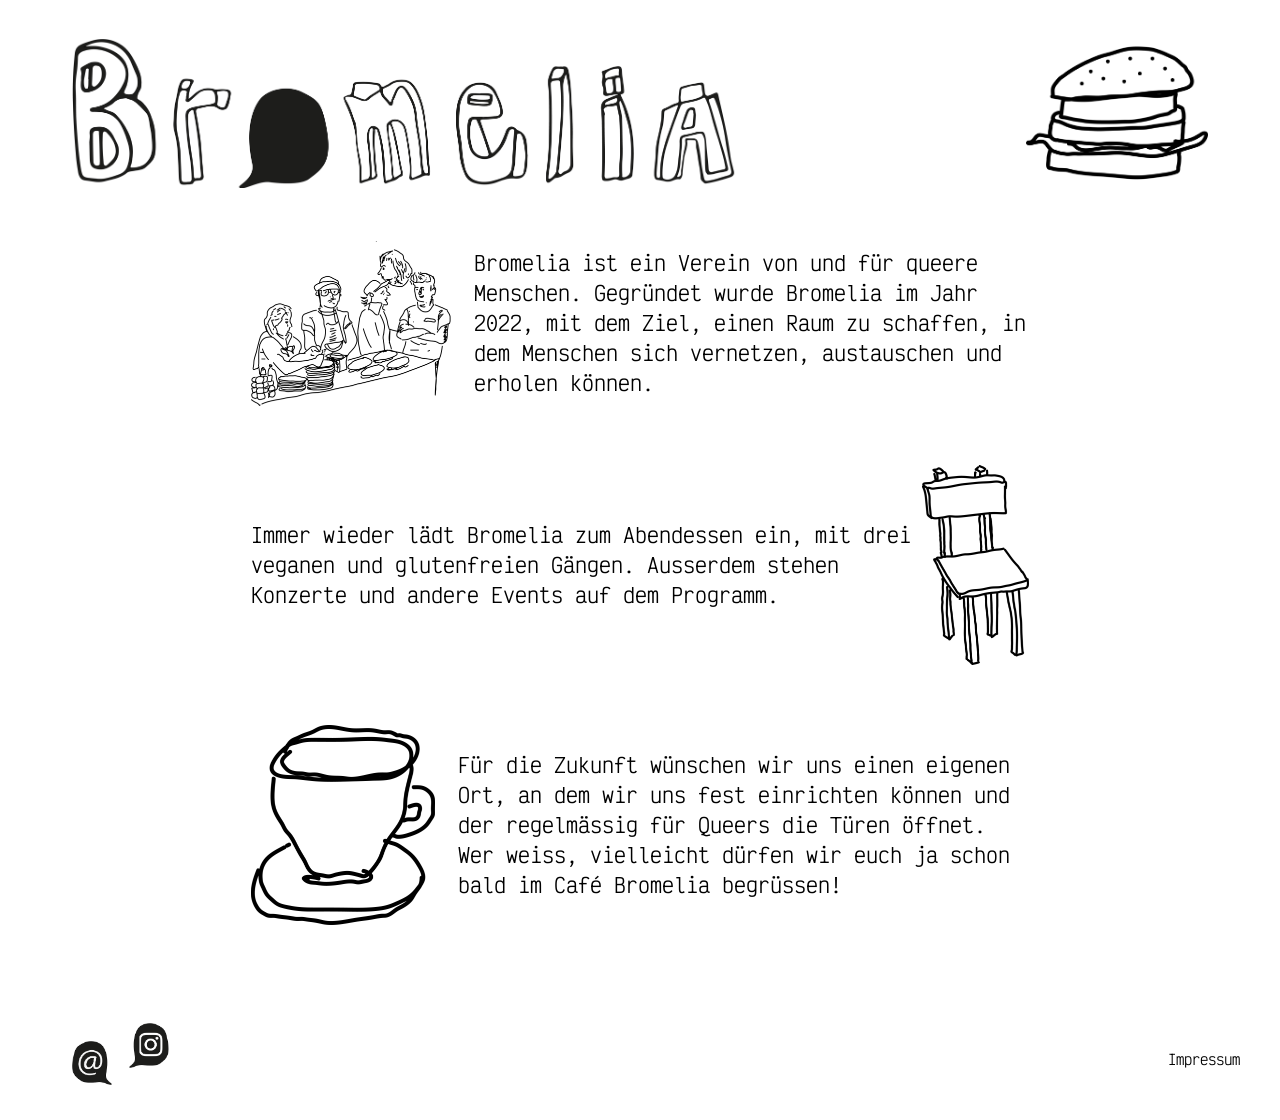
<file: index.html>
<!DOCTYPE html>
<html lang="de">

<head>
  <meta charset="UTF-8">
  <meta name="viewport" content="width=device-width, initial-scale=1.0">
  <link rel="stylesheet" href="CSS/style.css">
  <link href="https://fonts.googleapis.com/css2?family=Victor+Mono:wght@400&display=swap" rel="stylesheet">
  <link href="https://fonts.googleapis.com/css2?family=Barriecito:wght@400&display=swap" rel="stylesheet">
  <title>Bromelia</title>

</head>

<body>

  <body>
    <header>
      <a id="logo" href="index.html">
        <img src="img/logo.png" alt="Bromelia Logo" class="logo">
      </a>
      <span onclick="openNav()"><img src="img/burger.png" alt="Burger Menu" class="burger"></span>
    </header>

    <!-- Hintergrund drchsichtig, funktioniert als button -->
    <div id="overlayBackground" class="overlay-background" onclick="closeNav()"></div>

    <!-- The overlay -->
    <div id="myNav" class="overlay">
      <a href="#" class="closebtn" onclick="closeNav()">&times;</a>
      <div class="overlay-content">
        <a href="index.html" class="menu-item">
          <span class="menu-text">Über uns</span>
          <img src="img/ueberuns_menu.png" alt="Schwarz-weisse schrifft Über uns" class="menu-image">
        </a>
        <a href="events.html" class="menu-item">
          <span class="menu-text">Events</span>
          <img src="img/events_menu.png" alt="Schwarz-weisse Schrift Events" class="menu-image">
        </a>
        <a href="zugaenglichkeit.html" class="menu-item">
          <span class="menu-text">Zugänglichkeit</span>
          <img src="img/zugaenglichkeit_menu.png" alt="Schwarz-weisse Schrift Zugänglichkeit" class="menu-image">
        </a>
      </div>
    </div>


    <section class="absatz">
      <img src="img/bromeliateam.png" alt="Schwarz-weiss-Illustration von fünf Menschen, die gemeinsam an einer Anrichte kochen." class="absatz_links-img">
      <p>
        Bromelia ist ein Verein von und für queere Menschen. Gegründet wurde Bromelia im Jahr 2022, mit dem Ziel, einen Raum zu schaffen, in dem Menschen sich vernetzen, austauschen und erholen
        können.
      </p>
    </section>

    <section class="absatz">
      <p>
        Immer wieder lädt Bromelia zum Abendessen ein, mit drei veganen und glutenfreien Gängen. Ausserdem stehen Konzerte und andere Events auf dem Programm.
      </p>
      <img src="img/Stuhl.png" alt="Schwarz-weiss-Illustration eines Stuhls." class="absatz_rechts-img">
    </section>

    <section class="absatz">
      <img src="img/tasse.png" alt="Schwarz-weiss-Illustration einer Kaffeetasse mit Unterteller." class="absatz_links-img">
      <p>
        Für die Zukunft wünschen wir uns einen eigenen Ort, an dem wir uns fest einrichten können und der regelmässig für Queers die Türen öffnet. Wer weiss, vielleicht dürfen wir euch ja schon bald
        im Café
        Bromelia begrüssen! </p>
    </section>

    <footer>
      <a id="mail" href="mailto:bromelia@immerda.ch"><img src="img/MailTo.png" alt="Schwarze Sprechblase mit weissem Mail Icon"></a>
      <a id="instagram" href="https://www.instagram.com/bromelia.be/"><img src="img/Instagram.png" alt="Schwarze Sprechblase mit weissem Instagram Icon"></a>
      <a id="impressum" href="impressum.html">Impressum</a>
    </footer>


    <script src="js/script.js"></script>
  </body>

</html>
</file>
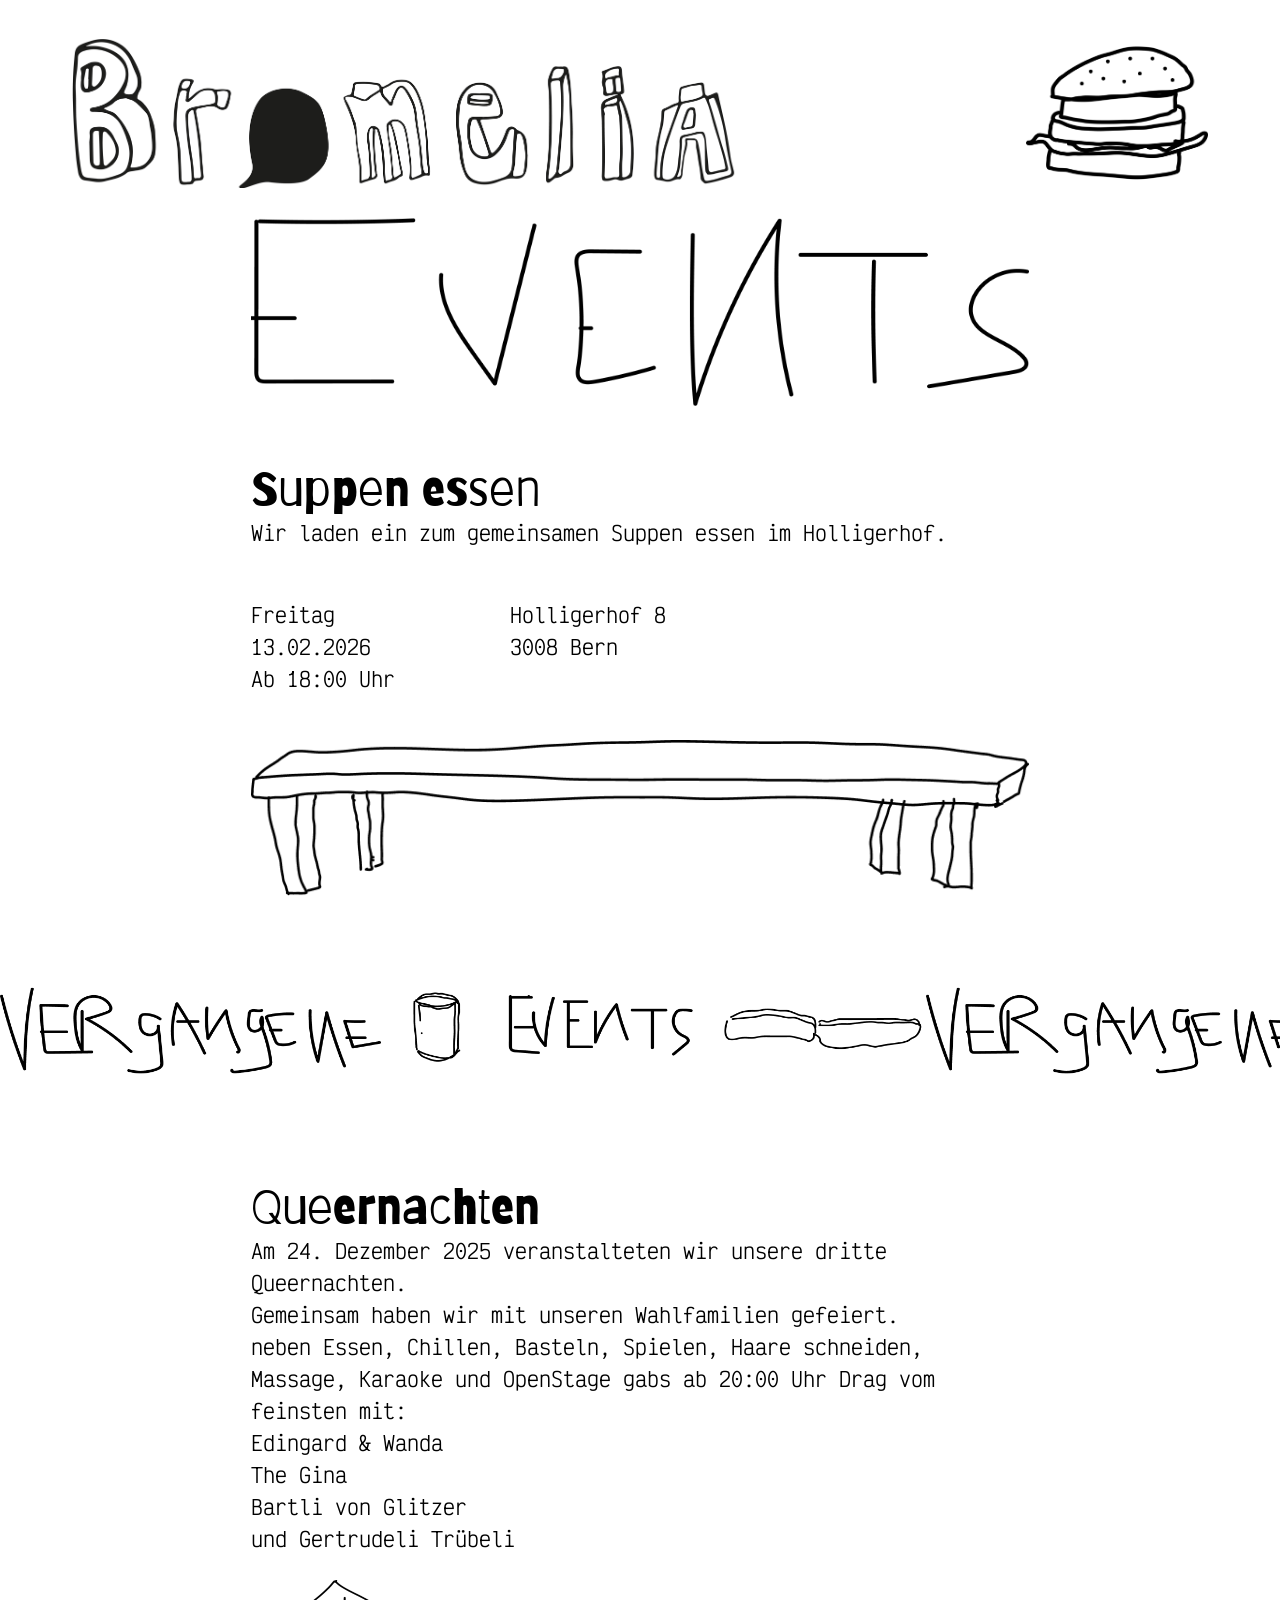
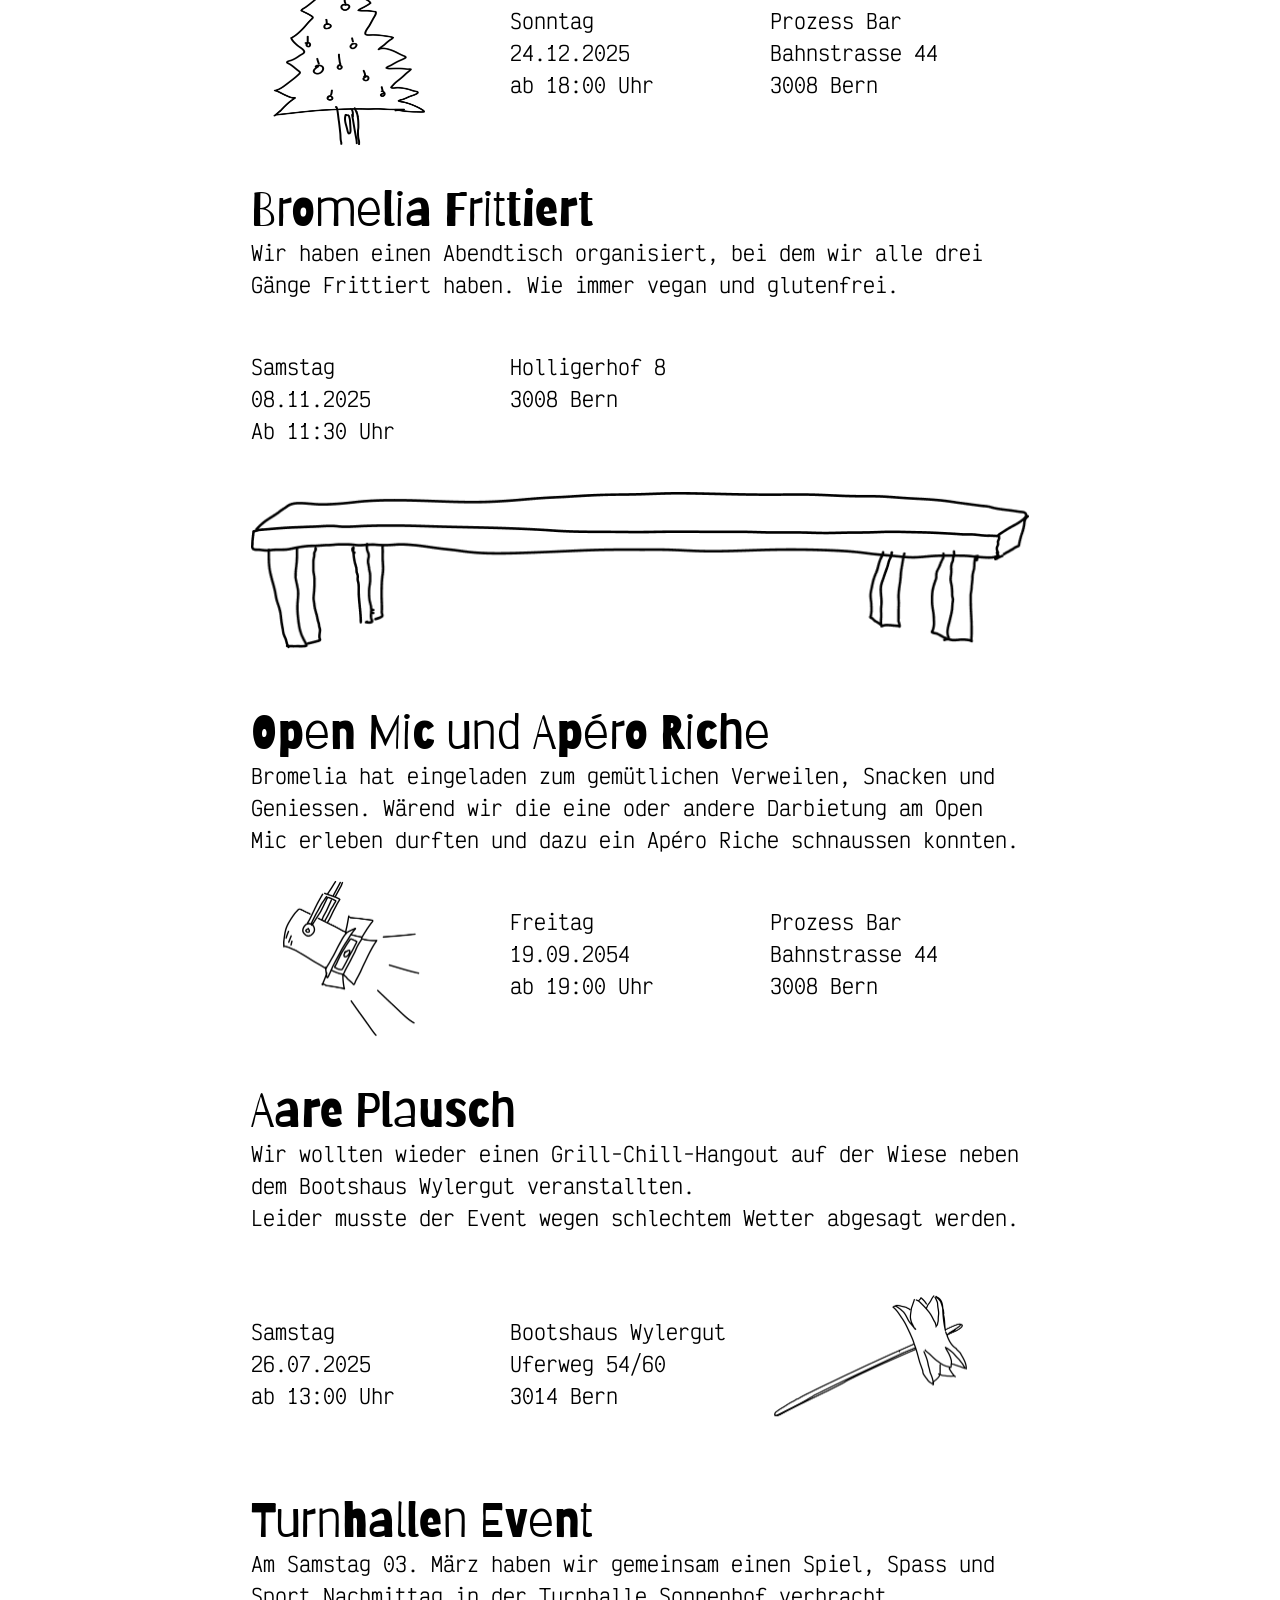
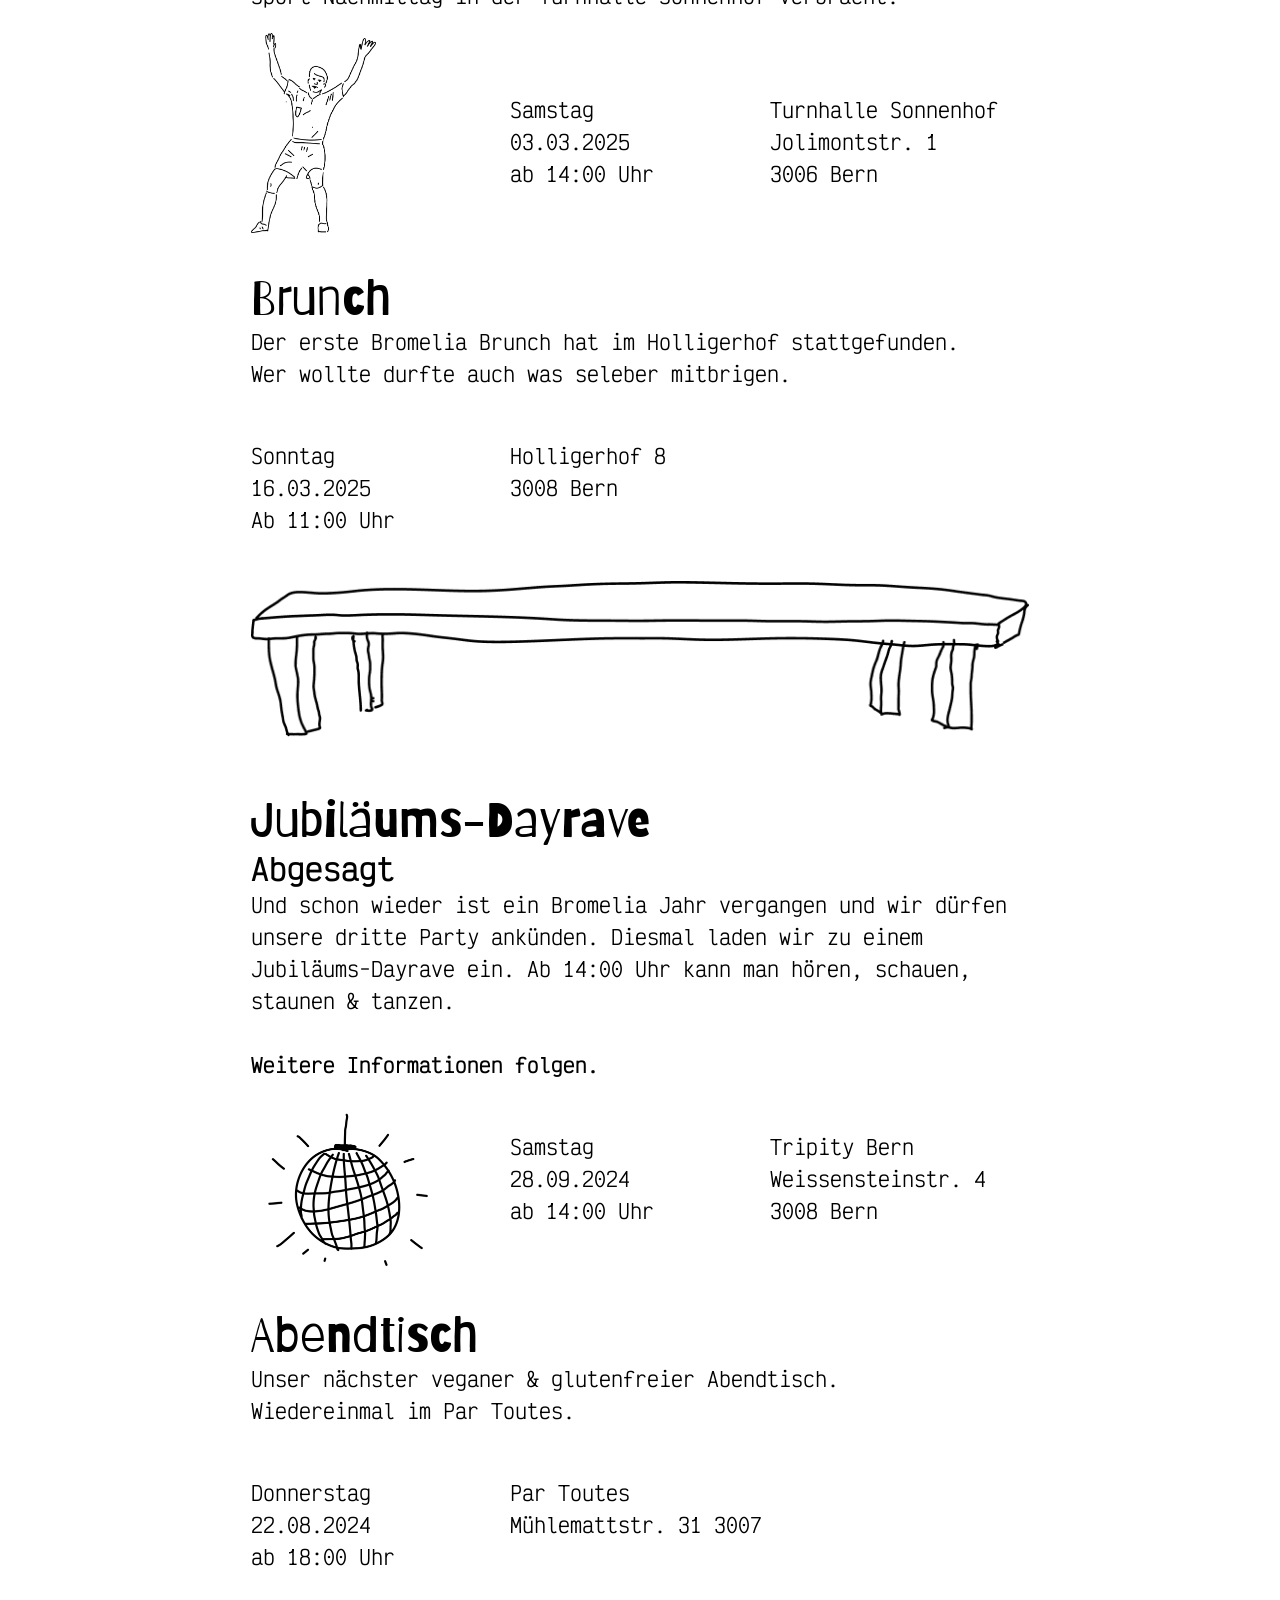
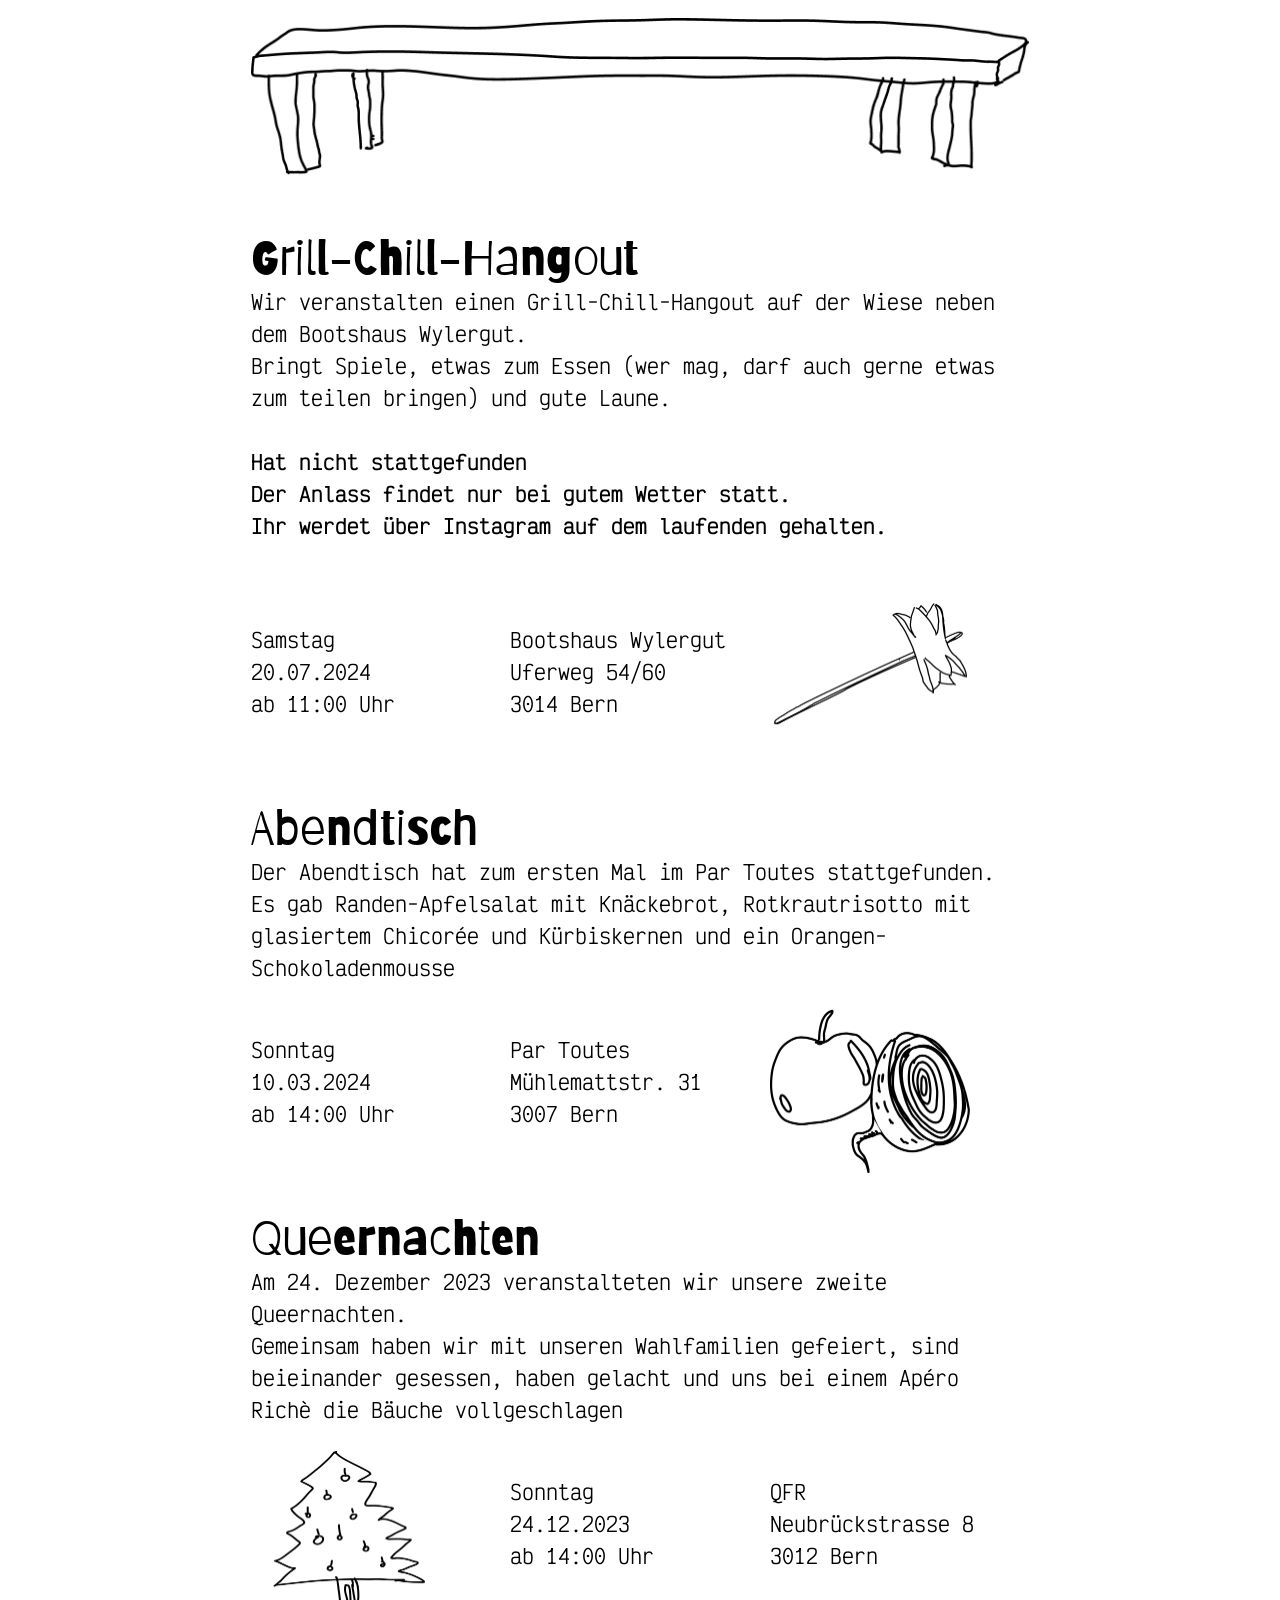
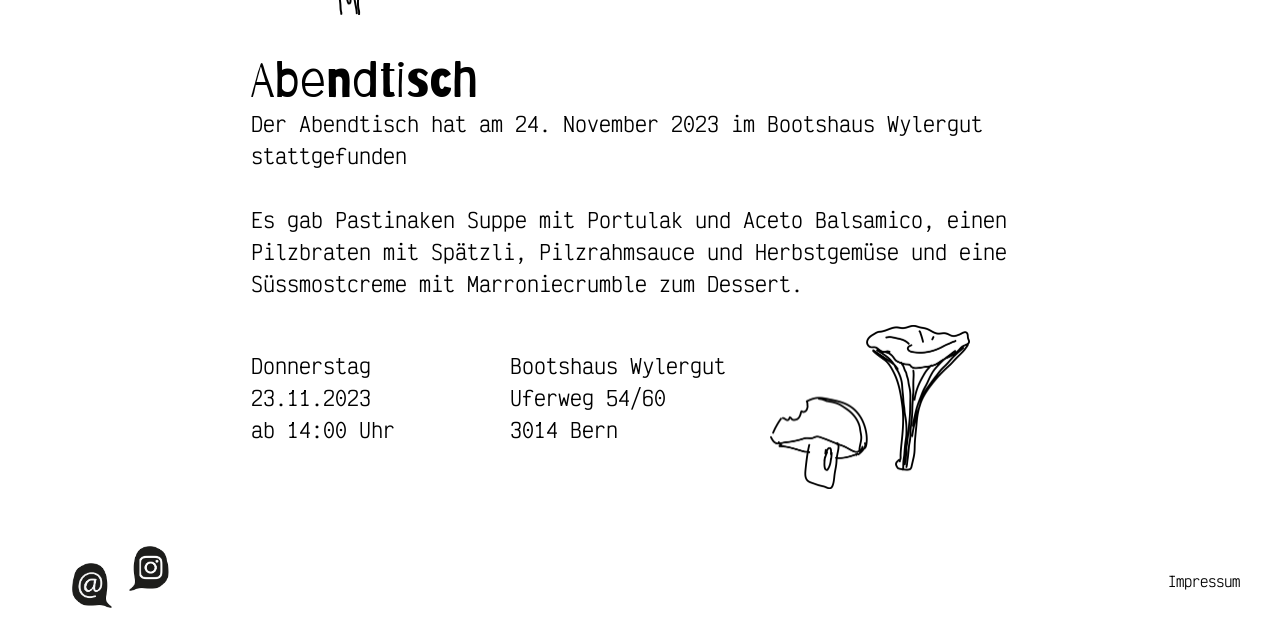
<file: events.html>
<!DOCTYPE html>
<html lang="de">

<head>
    <meta charset="UTF-8">
    <meta name="viewport" content="width=device-width, initial-scale=1.0">
    <link rel="stylesheet" href="CSS/style.css">
    <link href="https://fonts.googleapis.com/css2?family=Victor+Mono:wght@400&display=swap" rel="stylesheet">
    <link href="https://fonts.googleapis.com/css2?family=Barriecito:wght@400&display=swap" rel="stylesheet">
    <title>Bromelia</title>

</head>

<body>

    <body>
        <header>
            <a id="logo" href="index.html">
                <img src="img/logo.png" alt="Bromelia Logo" class="logo">
            </a>
            <span onclick="openNav()"><img src="img/burger.png" alt="Burger Menu" class="burger"></span>
        </header>

        <!-- Hintergrund drchsichtig, funktioniert als button -->
        <div id="overlayBackground" class="overlay-background" onclick="closeNav()"></div>

        <!-- The overlay -->
        <div id="myNav" class="overlay">
            <a href="#" class="closebtn" onclick="closeNav()">&times;</a>
            <div class="overlay-content">
                <a href="index.html" class="menu-item">
                    <span class="menu-text">Über uns</span>
                    <img src="img/ueberuns_menu.png" alt="Schwarz-weisse schrifft Über uns" class="menu-image">
                </a>
                <a href="events.html" class="menu-item">
                    <span class="menu-text">Events</span>
                    <img src="img/events_menu.png" alt="Schwarz-weisse Schrift Events" class="menu-image">
                </a>
                <a href="zugaenglichkeit.html" class="menu-item">
                    <span class="menu-text">Zugänglichkeit</span>
                    <img src="img/zugaenglichkeit_menu.png" alt="Schwarz-weisse Schrift Zugänglichkeit" class="menu-image">
                </a>
            </div>
        </div>

        <section class="ueberschrift">
            <img src="img/events.png" alt="Schwarz-weisse Schrift Events" class="ueberschrift-img">
        </section>

        <section class="absatz_events_unten">

            <h1 class="event_title_unten">Suppen essen</h1>
            <div class="event_text_unten">
                <p>
                    Wir laden ein zum gemeinsamen Suppen essen im Holligerhof.
                </p>
            </div>
            <div class="event_date_unten">
                <p>Freitag <br>
                    13.02.2026 <br>
                    Ab 18:00 Uhr</p>
            </div>
            <div class="event_location_unten">
                <p>Holligerhof 8 <br>
                    3008 Bern </p>
            </div>
            <img src="img/tisch.png" alt="Schwarz-weiss-Illustration von einem Tisch" class="absatz_events_unten-img">
        </section>

        <div class="banner">
            <div class="banner-track">
                <img src="img/vergangene_Events.png" alt="schwarz-weisser schriftzug Vergangene Events">
                <img src="img/vergangene_Events.png" alt="schwarz-weisser schriftzug Vergangene Events">
                <img src="img/vergangene_Events.png" alt="schwarz-weisser schriftzug Vergangene Events">
                <img src="img/vergangene_Events.png" alt="schwarz-weisser schriftzug Vergangene Events">
                <img src="img/vergangene_Events.png" alt="schwarz-weisser schriftzug Vergangene Events">
                <img src="img/vergangene_Events.png" alt="schwarz-weisser schriftzug Vergangene Events">
            </div>
        </div>
        <section class="absatz_events_links">

            <h1 class="event_title_links">Queernachten</h1>
            <div class="event_text_links">
                <p>
                    Am 24. Dezember 2025 veranstalteten wir unsere dritte Queernachten. <br>
                    Gemeinsam haben wir mit unseren Wahlfamilien gefeiert. <br>
                    neben Essen, Chillen, Basteln, Spielen, Haare schneiden, Massage, Karaoke und OpenStage gabs ab 20:00 Uhr Drag vom feinsten mit: <br>
                    Edingard & Wanda <br>
                    The Gina <br>
                    Bartli von Glitzer <br>
                    und Gertrudeli Trübeli
                </p>


            </div>
            <div class="event_date_links">
                <p>Sonntag <br>
                    24.12.2025 <br>
                    ab 18:00 Uhr</p>
            </div>
            <div class="event_location_links">
                <p>Prozess Bar <br>
                    Bahnstrasse 44<br>
                    3008 Bern</p>
            </div>
            <img src="img/tannenbaum.png" alt="Schwarz-weiss-Illustration von einem geschmückten Tannenbaum" class="absatz_events_links-img">
        </section>
        <section class="absatz_events_unten">

            <h1 class="event_title_unten">Bromelia Frittiert</h1>
            <div class="event_text_unten">
                <p>
                    Wir haben einen Abendtisch organisiert, bei dem wir alle drei Gänge Frittiert haben.
                    Wie immer vegan und glutenfrei.
                </p>
            </div>
            <div class="event_date_unten">
                <p>Samstag <br>
                    08.11.2025 <br>
                    Ab 11:30 Uhr</p>
            </div>
            <div class="event_location_unten">
                <p>Holligerhof 8 <br>
                    3008 Bern </p>
            </div>
            <img src="img/tisch.png" alt="Schwarz-weiss-Illustration von einem Tisch" class="absatz_events_unten-img">
        </section>

        <section class="absatz_events_links">
            <h1 class="event_title_links">Open Mic und Apéro Riche</h1>
            <div class="event_text_links">
                <p>
                    Bromelia hat eingeladen zum gemütlichen Verweilen, Snacken und Geniessen. Wärend wir die eine oder andere Darbietung am Open Mic erleben durften und dazu ein Apéro Riche schnaussen
                    konnten.
                </p>
            </div>
            <div class="event_date_links">
                <p>Freitag <br>
                    19.09.2054<br>
                    ab 19:00 Uhr</p>
            </div>
            <div class="event_location_links">
                <p>Prozess Bar <br>
                    Bahnstrasse 44<br>
                    3008 Bern</p>
            </div>
            <img src="img/scheinwerfer.png" alt="Schwarz-weiss-Illustration von einer Discokugel" class="absatz_events_links-img">
        </section>
        <section class="absatz_events_rechts">

            <h1 class="event_title_rechts">Aare Plausch</h1>
            <div class="event_text_rechts">
                <p>
                    Wir wollten wieder einen Grill-Chill-Hangout auf der Wiese
                    neben dem Bootshaus Wylergut veranstallten.<br>
                    Leider musste der Event wegen schlechtem Wetter abgesagt werden. <br>

                    <br></b>
                </p>
            </div>
            <div class="event_date_rechts">
                <p>Samstag<br>26.07.2025<br>ab 13:00 Uhr</p>
            </div>
            <div class="event_location_rechts">
                <p>Bootshaus Wylergut<br>Uferweg 54/60<br>3014 Bern</p>
            </div>
            <img src="img/cervelat.png" alt="Schwarz-weiss-Illustration von einer gebratenen Cervelat auf einem Stock" class="absatz_events_rechts-img">
        </section>

        <section class="absatz_events_links">

            <h1 class="event_title_links">Turnhallen Event</h1>
            <div class="event_text_links">
                <p>
                    Am Samstag 03. März haben wir gemeinsam einen Spiel, Spass und Sport Nachmittag in der Turnhalle Sonnenhof verbracht.
                    <br>
                    <br>
                </p>
            </div>
            <div class="event_date_links">
                <p>Samstag <br>
                    03.03.2025 <br>
                    ab 14:00 Uhr</p>
            </div>
            <div class="event_location_links">
                <p>Turnhalle Sonnenhof<br>
                    Jolimontstr. 1<br>
                    3006 Bern</p>
            </div>
            <img src="img/Schiri.png" alt="Schwarz-weiss-Illustration von einem geschmückten Tannenbaum" class="absatz_events_links-img">
        </section>

        <section class="absatz_events_unten">

            <h1 class="event_title_unten">Brunch</h1>
            <div class="event_text_unten">
                <p>
                    Der erste Bromelia Brunch hat im Holligerhof stattgefunden. <br>
                    Wer wollte durfte auch was seleber mitbrigen.
                </p>
            </div>
            <div class="event_date_unten">
                <p>Sonntag <br>
                    16.03.2025 <br>
                    Ab 11:00 Uhr</p>
            </div>
            <div class="event_location_unten">
                <p>Holligerhof 8 <br>
                    3008 Bern </p>
            </div>
            <img src="img/tisch.png" alt="Schwarz-weiss-Illustration von einem Tisch" class="absatz_events_unten-img">
        </section>

        <section class="absatz_events_links">

            <h1 class="event_title_links">Jubiläums-Dayrave</h1>
            <div class="event_text_links">
                <h2> Abgesagt</h2>
                <p>
                    Und schon wieder ist ein Bromelia Jahr vergangen und wir dürfen unsere dritte Party ankünden. Diesmal laden wir zu einem Jubiläums-Dayrave ein.
                    Ab 14:00 Uhr kann man hören, schauen, staunen & tanzen. <br>
                    <br>

                    <b>Weitere Informationen folgen.</b>
                </p>


            </div>
            <div class="event_date_links">
                <p>Samstag <br>
                    28.09.2024<br>
                    ab 14:00 Uhr</p>
            </div>
            <div class="event_location_links">
                <p>Tripity Bern <br>
                    Weissensteinstr. 4 <br> 3008 Bern</p>
            </div>
            <img src="img/discokugel.png" alt="Schwarz-weiss-Illustration von einer Discokugel" class="absatz_events_links-img">
        </section>


        <section class="absatz_events_unten">

            <h1 class="event_title_unten">Abendtisch</h1>
            <div class="event_text_unten">
                <p>
                    Unser nächster veganer & glutenfreier Abendtisch. <br>
                    Wiedereinmal im Par Toutes.
                </p>
            </div>
            <div class="event_date_unten">
                <p>Donnerstag<br>22.08.2024<br>ab 18:00 Uhr</p>
            </div>
            <div class="event_location_unten">
                <p>Par Toutes<br>Mühlemattstr. 31 3007 </p>
            </div>
            <img src="img/tisch.png" alt="Schwarz-weiss-Illustration von einem Tisch" class="absatz_events_unten-img">
        </section>


        <section class="absatz_events_rechts">

            <h1 class="event_title_rechts">Grill-Chill-Hangout</h1>
            <div class="event_text_rechts">
                <p>
                    Wir veranstalten einen Grill-Chill-Hangout auf der Wiese
                    neben dem Bootshaus Wylergut.<br>
                    Bringt Spiele, etwas zum Essen (wer mag, darf auch gerne
                    etwas zum teilen bringen) und gute Laune. <br>
                    <br>
                    <b>Hat nicht stattgefunden <br>
                        Der Anlass findet nur bei gutem Wetter statt.<br>
                        Ihr werdet über Instagram auf dem laufenden gehalten.
                        <br>
                        <br></b>
                </p>
            </div>
            <div class="event_date_rechts">
                <p>Samstag<br>20.07.2024<br>ab 11:00 Uhr</p>
            </div>
            <div class="event_location_rechts">
                <p>Bootshaus Wylergut<br>Uferweg 54/60<br>3014 Bern</p>
            </div>
            <img src="img/cervelat.png" alt="Schwarz-weiss-Illustration von einer gebratenen Cervelat auf einem Stock" class="absatz_events_rechts-img">
        </section>

        <section class="absatz_events_rechts">

            <h1 class="event_title_rechts">Abendtisch</h1>
            <div class="event_text_rechts">
                <p>
                    Der Abendtisch hat zum ersten Mal im Par Toutes stattgefunden.
                    Es gab Randen-Apfelsalat mit Knäckebrot, Rotkrautrisotto mit glasiertem Chicorée und Kürbiskernen und ein
                    Orangen-Schokoladenmousse
                </p>
            </div>
            <div class="event_date_rechts">
                <p>Sonntag <br>
                    10.03.2024 <br>
                    ab 14:00 Uhr</p>
            </div>
            <div class="event_location_rechts">
                <p>Par Toutes <br> Mühlemattstr. 31 <br>3007 Bern</p>
            </div>
            <img src="img/randen.png" alt="Schwarz-weiss-Illustration von zwei Randen" class="absatz_events_rechts-img">
        </section>

        <section class="absatz_events_links">

            <h1 class="event_title_links">Queernachten</h1>
            <div class="event_text_links">
                <p>
                    Am 24. Dezember 2023 veranstalteten wir unsere zweite Queernachten. <br>
                    Gemeinsam haben wir mit unseren Wahlfamilien gefeiert, sind beieinander gesessen, haben gelacht und uns bei einem Apéro Richè die Bäuche vollgeschlagen
                </p>


            </div>
            <div class="event_date_links">
                <p>Sonntag <br>
                    24.12.2023 <br>
                    ab 14:00 Uhr</p>
            </div>
            <div class="event_location_links">
                <p>QFR <br>
                    Neubrückstrasse 8 <br>
                    3012 Bern</p>
            </div>
            <img src="img/tannenbaum.png" alt="Schwarz-weiss-Illustration von einem geschmückten Tannenbaum" class="absatz_events_links-img">
        </section>

        <section class="absatz_events_rechts">

            <h1 class="event_title_rechts">Abendtisch</h1>
            <div class="event_text_rechts">
                <p>
                    Der Abendtisch hat am 24. November 2023 im Bootshaus Wylergut stattgefunden <br>
                    <br>
                    Es gab Pastinaken Suppe mit Portulak und Aceto Balsamico, einen Pilzbraten mit Spätzli, Pilzrahmsauce und Herbstgemüse und eine Süssmostcreme mit Marroniecrumble zum Dessert.
                </p>
            </div>
            <div class="event_date_rechts">
                <p>Donnerstag <br>
                    23.11.2023 <br>
                    ab 14:00 Uhr</p>
            </div>
            <div class="event_location_rechts">
                <p>Bootshaus Wylergut <br>
                    Uferweg 54/60 <br>
                    3014 Bern</p>
            </div>
            <img src="img/pilz.png" alt="Schwarz-weiss-Illustration von zwei Pilzen" class="absatz_events_rechts-img">
        </section>

        <footer>
            <a id="mail" href="mailto:bromelia@immerda.ch"><img src="img/MailTo.png" alt="Schwarze Sprechblase mit weissem Mail Icon"></a>
            <a id="instagram" href="https://www.instagram.com/bromelia.be/"><img src="img/Instagram.png" alt="Schwarze Sprechblase mit weissem Instagram Icon"></a>
            <a id="impressum" href="impressum.html">Impressum</a>
        </footer>




        <script src="js/script.js"></script>
    </body>

</html>
</file>
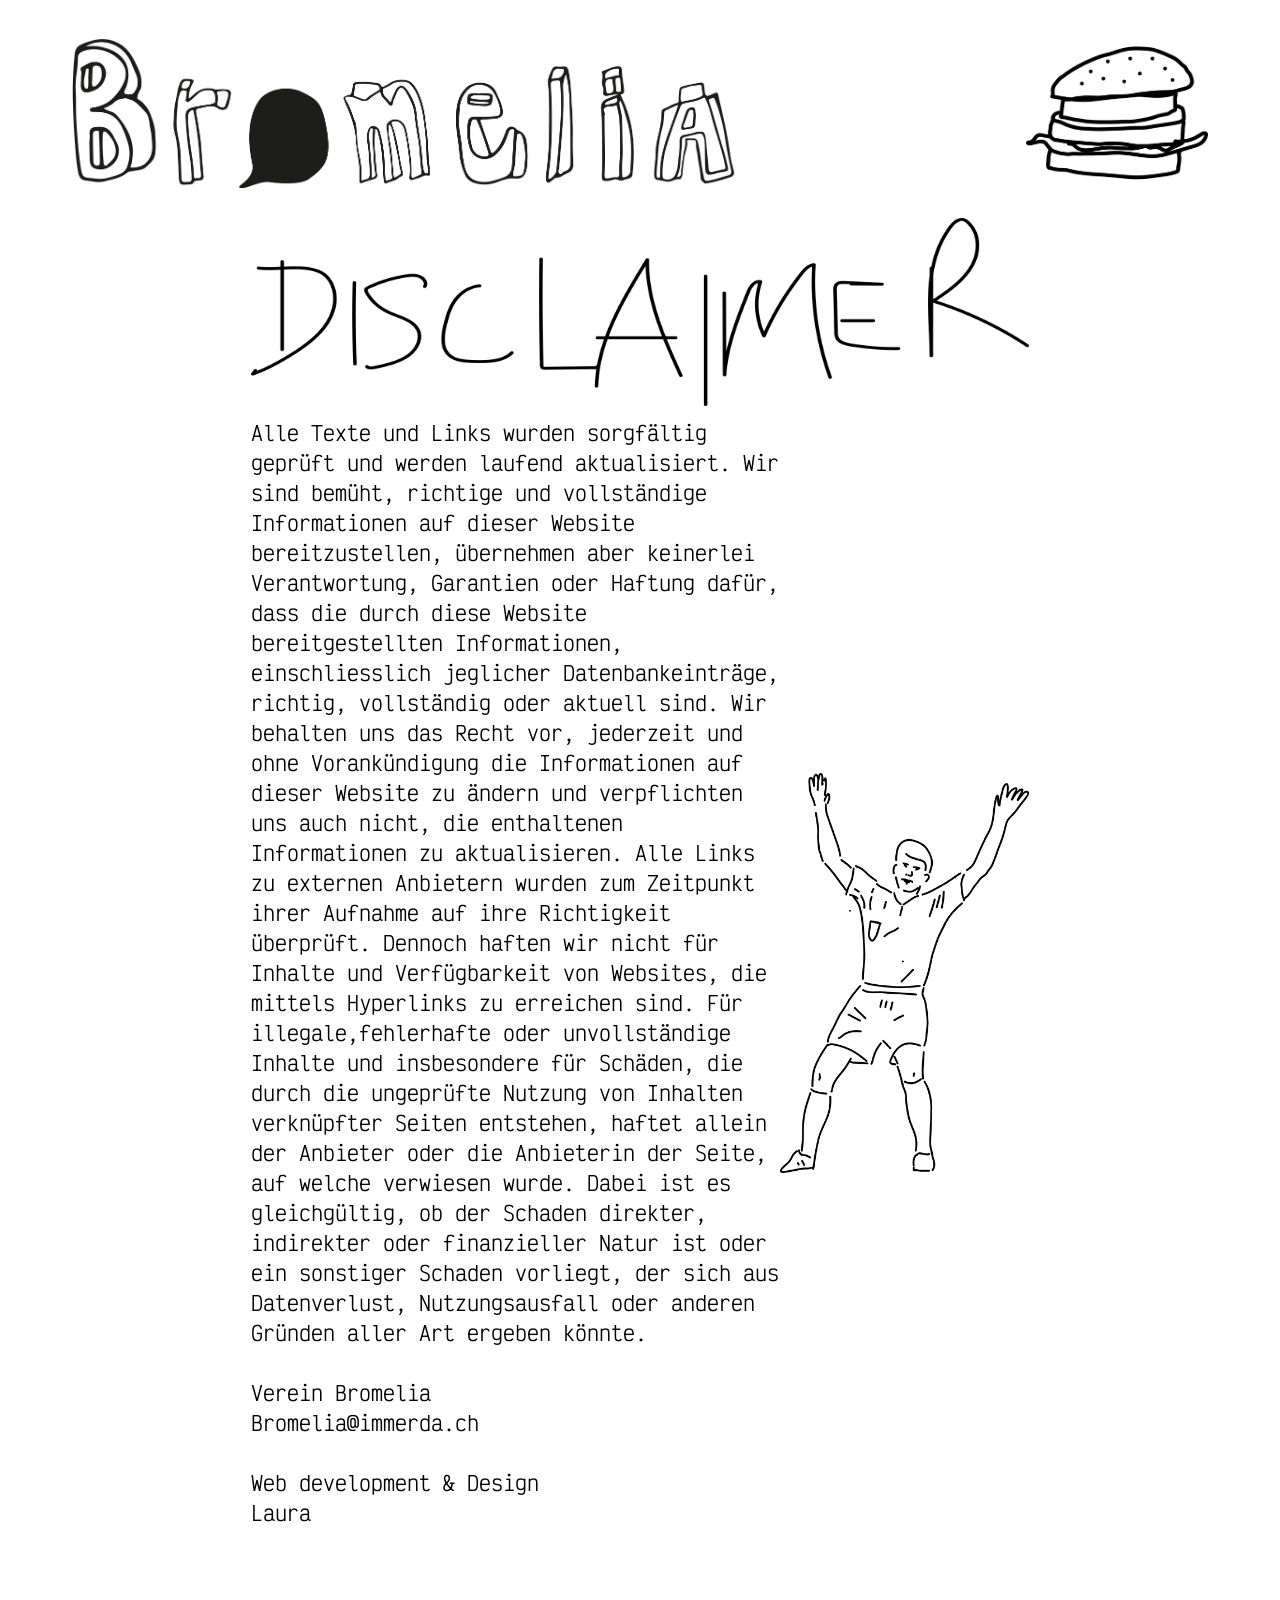
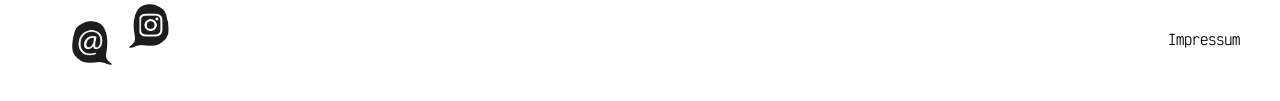
<file: impressum.html>
<!DOCTYPE html>
<html lang="de">

<head>
    <meta charset="UTF-8">
    <meta name="viewport" content="width=device-width, initial-scale=1.0">
    <link rel="stylesheet" href="CSS/style.css">
    <link href="https://fonts.googleapis.com/css2?family=Victor+Mono:wght@400&display=swap" rel="stylesheet">
    <link href="https://fonts.googleapis.com/css2?family=Barriecito:wght@400&display=swap" rel="stylesheet">
    <title>Bromelia</title>

</head>

<body>
    <header>
        <a id="logo" href="index.html">
            <img src="img/logo.png" alt="Bromelia Logo" class="logo">
        </a>
        <span onclick="openNav()"><img src="img/burger.png" alt="Burger Menu" class="burger"></span>
    </header>

    <!-- Hintergrund drchsichtig, funktioniert als button -->
    <div id="overlayBackground" class="overlay-background" onclick="closeNav()"></div>

    <!-- The overlay -->
    <div id="myNav" class="overlay">
        <a href="#" class="closebtn" onclick="closeNav()">&times;</a>
        <div class="overlay-content">
            <a href="index.html" class="menu-item">
                <span class="menu-text">Über uns</span>
                <img src="img/ueberuns_menu.png" alt="Schwarz-weisse schrifft Über uns" class="menu-image">
            </a>
            <a href="events.html" class="menu-item">
                <span class="menu-text">Events</span>
                <img src="img/events_menu.png" alt="Schwarz-weisse Schrift Events" class="menu-image">
            </a>
            <a href="zugaenglichkeit.html" class="menu-item">
                <span class="menu-text">Zugänglichkeit</span>
                <img src="img/zugaenglichkeit_menu.png" alt="Schwarz-weisse Schrift Zugänglichkeit" class="menu-image">
            </a>
        </div>
    </div>

    <section class="ueberschrift">
        <img src="img/disclaimer.png" alt="Schwarz-weisse Schrift Disclaimer" class="ueberschrift-img">
    </section>


    <section class="absatz">
        <p>
            Alle Texte und Links wurden sorgfältig geprüft und werden laufend aktualisiert. Wir sind bemüht, richtige und vollständige Informationen auf dieser Website bereitzustellen, übernehmen
            aber
            keinerlei
            Verantwortung, Garantien oder Haftung dafür, dass
            die durch diese Website bereitgestellten Informationen, einschliesslich jeglicher Datenbankeinträge, richtig, vollständig oder aktuell sind. Wir behalten uns das
            Recht vor, jederzeit und ohne Vorankündigung die Informationen auf dieser Website zu ändern und verpflichten uns auch nicht, die enthaltenen
            Informationen zu aktualisieren. Alle Links zu
            externen Anbietern wurden zum Zeitpunkt ihrer
            Aufnahme auf ihre Richtigkeit überprüft. Dennoch
            haften wir nicht für Inhalte und Verfügbarkeit von Websites, die mittels Hyperlinks zu erreichen sind.
            Für illegale,fehlerhafte oder unvollständige Inhalte
            und insbesondere für Schäden, die durch die ungeprüfte
            Nutzung von Inhalten verknüpfter Seiten entstehen,
            haftet allein der Anbieter oder die Anbieterin der
            Seite, auf welche verwiesen wurde. Dabei ist es gleichgültig, ob der Schaden direkter, indirekter
            oder finanzieller Natur ist oder ein sonstiger
            Schaden vorliegt, der sich aus Datenverlust, Nutzungsausfall oder anderen Gründen aller
            Art ergeben könnte. <br>
            <br>


            Verein Bromelia<br>
            Bromelia@immerda.ch<br>
            <br>

            Web development & Design<br>
            Laura
        </p>
        <img src="img/Schiri.png" alt="Schwarz-weiss-Illustration einer Person in Sportkleidung, die die Arme hebt." id="schiri">

    </section>



    <footer>
        <a id="mail" href="mailto:bromelia@immerda.ch"><img src="img/MailTo.png" alt="Schwarze Sprechblase mit weissem Mail Icon"></a>
        <a id="instagram" href="https://www.instagram.com/bromelia.be/"><img src="img/Instagram.png" alt="Schwarze Sprechblase mit weissem Instagram Icon"></a>
        <a id="impressum" href="impressum.html">Impressum</a>
    </footer>


    <script src="js/script.js"></script>
</body>

</html>
</file>
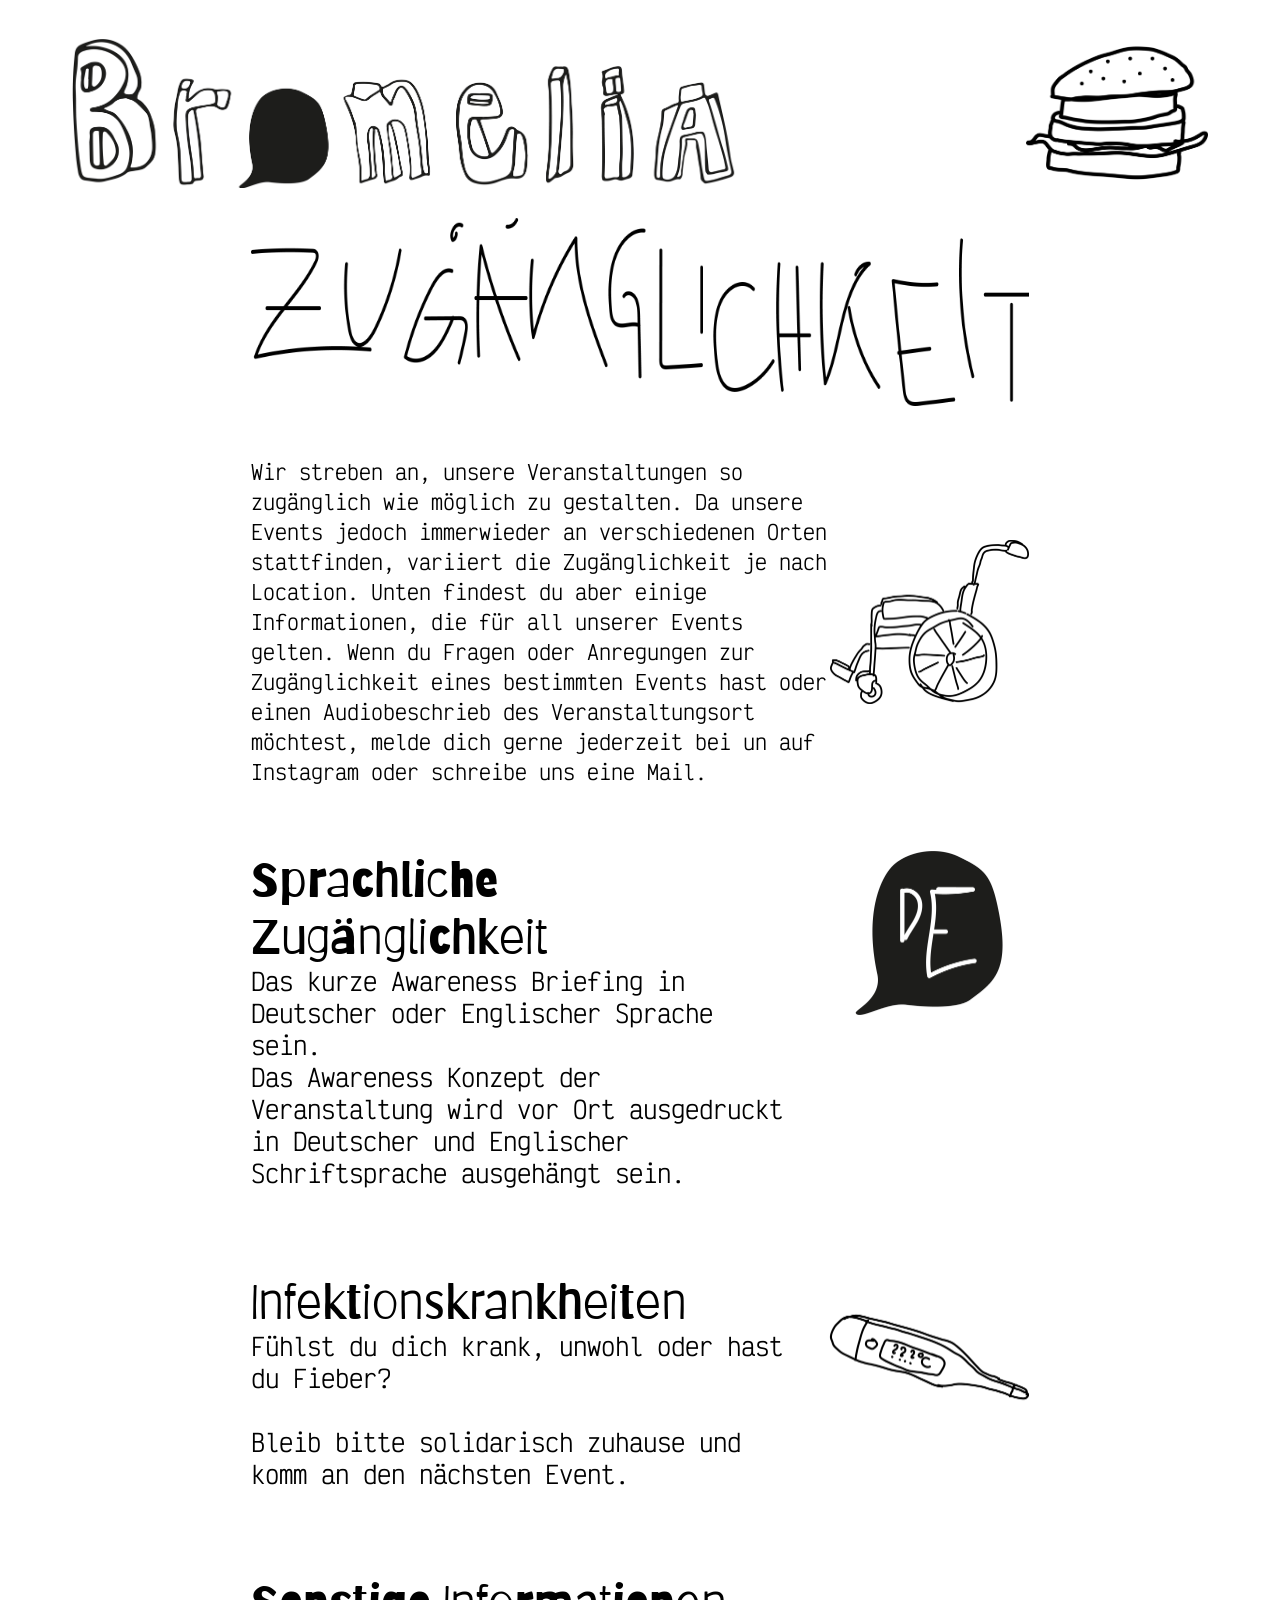
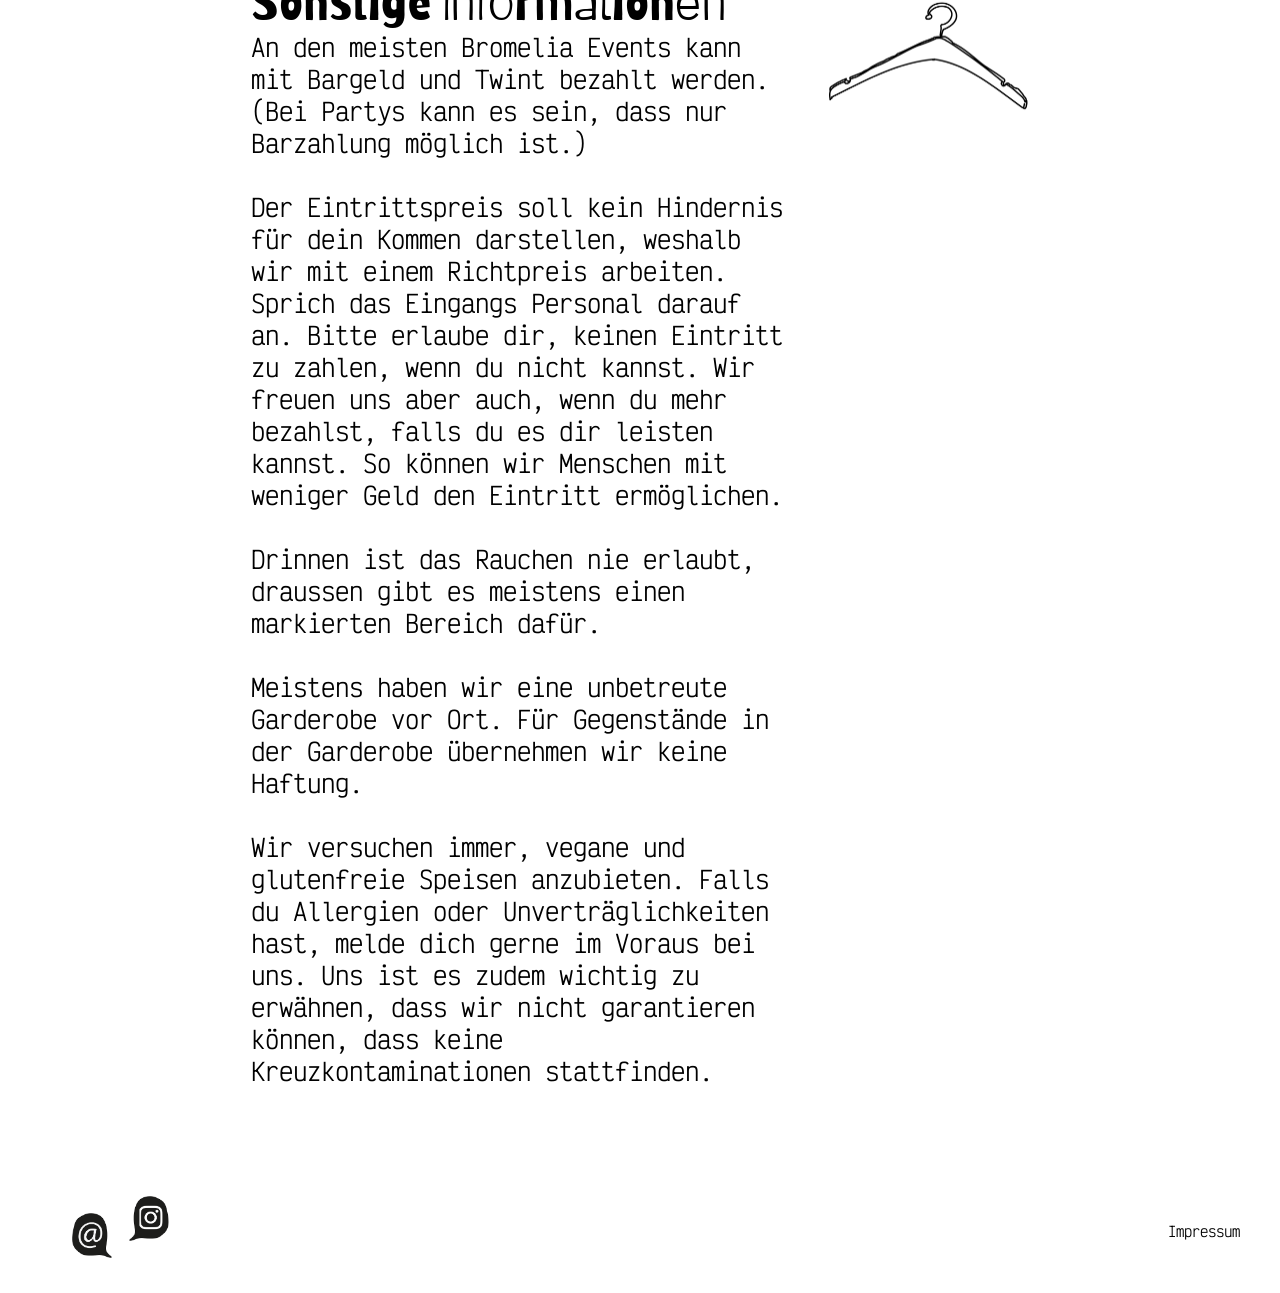
<file: zugaenglichkeit.html>
<!DOCTYPE html>
<html lang="de">

<head>
    <meta charset="UTF-8">
    <meta name="viewport" content="width=device-width, initial-scale=1.0">
    <link rel="stylesheet" href="CSS/style.css">
    <link href="https://fonts.googleapis.com/css2?family=Victor+Mono:wght@400&display=swap" rel="stylesheet">
    <link href="https://fonts.googleapis.com/css2?family=Barriecito:wght@400&display=swap" rel="stylesheet">
    <title>Bromelia</title>

</head>

<body>

    <body>
        <header>
            <a id="logo" href="index.html">
                <img src="img/logo.png" alt="Bromelia Logo" class="logo">
            </a>
            <span onclick="openNav()"><img src="img/burger.png" alt="Burger Menu" class="burger"></span>
        </header>

        <!-- Hintergrund drchsichtig, funktioniert als button -->
        <div id="overlayBackground" class="overlay-background" onclick="closeNav()"></div>

        <!-- The overlay -->
        <div id="myNav" class="overlay">
            <a href="#" class="closebtn" onclick="closeNav()">&times;</a>
            <div class="overlay-content">
                <a href="index.html" class="menu-item">
                    <span class="menu-text">Über uns</span>
                    <img src="img/ueberuns_menu.png" alt="Schwarz-weisse schrifft Über uns" class="menu-image">
                </a>
                <a href="events.html" class="menu-item">
                    <span class="menu-text">Events</span>
                    <img src="img/events_menu.png" alt="Schwarz-weisse Schrift Events" class="menu-image">
                </a>
                <a href="zugaenglichkeit.html" class="menu-item">
                    <span class="menu-text">Zugänglichkeit</span>
                    <img src="img/zugaenglichkeit_menu.png" alt="Schwarz-weisse Schrift Zugänglichkeit" class="menu-image">
                </a>
            </div>
        </div>

        <section class="ueberschrift" id="ueberschrift_zugaenglichkeit">
            <img src="img/zugaenglichkeit.png" alt="Schwarz-weisse Schrift zugaenglichkeit" class="ueberschrift-img">
        </section>

        <section class="absatz">
            <p>
                Wir streben an, unsere Veranstaltungen so zugänglich wie möglich zu gestalten. Da unsere Events jedoch immerwieder an verschiedenen Orten stattfinden, variiert die Zugänglichkeit je
                nach Location. Unten findest du aber einige Informationen, die für all unserer Events gelten.
                Wenn du Fragen oder Anregungen zur Zugänglichkeit eines bestimmten Events hast oder einen Audiobeschrieb des Veranstaltungsort möchtest, melde dich gerne jederzeit bei un auf Instagram
                oder schreibe uns eine Mail.
            </p>
            <img src="img/rollstuhl.png" alt="Schwarz-weiss-Illustration eines Rollstuhls" class="absatz_rechts-img">
        </section>

        <div class="layout_zugaenglichkeit">
            <div class="text_zugaenglichkeit">
                <h1>Sprachliche Zugänglichkeit</1>
                    <p>
                        Das kurze Awareness Briefing in Deutscher oder Englischer Sprache sein. <br>
                        Das Awareness Konzept der Veranstaltung wird vor Ort ausgedruckt in Deutscher und Englischer Schriftsprache ausgehängt sein.
                    </p>
            </div>
            <img src="img/deutsch.png" alt="Schwarz-weisse Illustration einer Sprechblase mit Text DE " class="zugaenglichkeit-img">
        </div>

        <div class="layout_zugaenglichkeit">

            <div class="text_zugaenglichkeit">
                <h1>Infektionskrankheiten</1>

                    <p>
                        Fühlst du dich krank, unwohl oder hast du Fieber? <br>
                        <br>

                        Bleib bitte solidarisch zuhause und komm an den nächsten Event.
                    </p>
            </div>
            <img src="img/fiebermesser.png" alt="Schwarz-weiss-Illustration eines Fiebermessers, das drei Fragezeichen anzeigt." class="zugaenglichkeit-img">

        </div>

        <div class="layout_zugaenglichkeit">

            <div class="text_zugaenglichkeit">
                <h1>Sonstige Informationen</1>

                    <p>
                        An den meisten Bromelia Events kann mit Bargeld und Twint bezahlt werden. (Bei Partys kann es sein, dass nur Barzahlung möglich ist.)<br>
                        <br>

                        Der Eintrittspreis soll kein Hindernis für dein Kommen darstellen, weshalb wir mit einem Richtpreis arbeiten. Sprich das Eingangs Personal darauf an. Bitte erlaube dir, keinen
                        Eintritt zu zahlen,
                        wenn du nicht kannst. Wir freuen uns aber auch, wenn du mehr bezahlst, falls du es dir leisten kannst. So können wir Menschen mit weniger Geld den Eintritt ermöglichen.<br>
                        <br>

                        Drinnen ist das Rauchen nie erlaubt, draussen gibt es meistens einen markierten Bereich dafür. <br>
                        <br>

                        Meistens haben wir eine unbetreute Garderobe vor Ort.
                        Für Gegenstände in der Garderobe übernehmen wir keine Haftung. <br>
                        <br>

                        Wir versuchen immer, vegane und glutenfreie Speisen anzubieten. Falls du Allergien oder Unverträglichkeiten hast, melde dich gerne im Voraus bei uns. Uns ist es zudem wichtig
                        zu
                        erwähnen, dass wir nicht garantieren können, dass keine Kreuzkontaminationen stattfinden.
                    </p>

            </div>
            <img src="img/kleiderbuegel.png" alt="Schwarz-weiss-Illustration eines Kleiderbügels." class="zugaenglichkeit-img">


        </div>

        <footer>
            <a id="mail" href="mailto:bromelia@immerda.ch"><img src="img/MailTo.png" alt="Schwarze Sprechblase mit weissem Mail Icon"></a>
            <a id="instagram" href="https://www.instagram.com/bromelia.be/"><img src="img/Instagram.png" alt="Schwarze Sprechblase mit weissem Instagram Icon"></a>
            <a id="impressum" href="impressum.html">Impressum</a>
        </footer>


        <script src="js/script.js"></script>
    </body>

</html>
</file>
<file: CSS/style.css>
* {
  margin: 0;
  padding: 0;
  box-sizing: border-box;
}

h1 {
  font-family: "Barriecito";
  font-size: 48px;
  font-style: normal;
  font-weight: 400;
  line-height: normal;
}

h2 {
  font-family: "Victor Mono";
  font-size: 30px;
  font-style: Bold;
  font-weight: 800;
}

h3 {
  font-family: "Victor Mono";
  font-size: 24px;
  font-style: Bold;
  font-weight: 400;
}

p,
.overlay,
.overlay-content,
.overlay a {
  font-family: "Victor Mono";
  font-size: 24px;
  font-style: normal;
  font-weight: 400;
  line-height: normal;
}

body {
  margin: 0;
}

header {
  display: flex;
  justify-content: space-between;
  align-items: center;
  position: sticky;
  top: 0;
  z-index: 2000;
  background-color: white;
  padding: 3% 5.6% 1% 5.6%;
}

header .logo {
  width: auto;
  height: 150px;
  flex-shrink: 0;
}

header .burger {
  width: auto;
  height: 150px;
  flex-shrink: 0;
  cursor: pointer;
}

.overlay-background {
  display: none;
  position: fixed;
  top: 0;
  left: 0;
  width: 100%;
  height: 100%;
  background-color: rgba(255, 255, 255, 0);
  z-index: 1500;
  cursor: pointer;
}

.overlay {
  height: 100%;
  width: 0;
  position: fixed;
  z-index: 1800;
  left: 0;
  top: 0;
  background-color: white;
  overflow-x: hidden;
  transition: 0.5s;
}

.overlay a.closebtn {
  position: absolute;
  top: 20px;
  right: 45px;
  font-size: 60px;
  text-decoration: none;
  color: black;
}

/* Menu Item Container */
.menu-item {
  position: relative;
  padding: 8px;
  text-decoration: none;
  font-size: 36px;
  display: block;
  transition: 0.3s;
  overflow: hidden;
}

/* Menu Text */
.menu-text {
  display: inline-block;
  transition: opacity 0.3s ease;
}

/* Menu Image - standardmäßig versteckt */
.menu-image {
  position: absolute;
  top: 50%;
  left: 50%;
  transform: translate(-50%, -50%);
  max-width: 200px;
  max-height: 150px;
  width: auto;
  height: auto;
  opacity: 0;
  transition: opacity 0.3s ease;
  pointer-events: none;
}

/* Beim Hover: Text ausblenden, Bild einblenden */
.overlay .menu-item:hover .menu-text {
  opacity: 0;
}

.overlay .menu-item:hover .menu-image {
  opacity: 1;
}

/* Position the content inside the overlay */
.overlay-content {
  position: relative;
  top: 25%;
  width: 100%;
  text-align: center;
  margin-top: 30px;
}

header span {
  cursor: pointer;
}

.overlay a {
  padding: 8px;
  text-decoration: none;
  font-size: 36px;
  color: black;
  display: block;
  transition: 0.3s;
}

/* When you mouse over the navigation links, change their color */
.overlay a:hover,
.overlay a:focus {
  color: #f1f1f1;
}

.ueberschrift {
  display: flex;
  justify-content: space-between;
  align-items: center;
  top: 0;
  padding: 0% 5.6%;
  margin: 1% 14%;
}

.ueberschrift-img {
  width: 100%;
  height: auto;
}

#ueberschrift_zugaenglichkeit {
  margin-bottom: 4%;
}

/* Styling ueber und */
.absatz {
  display: flex;
  justify-content: space-between;
  align-items: center;
  top: 0;
  padding: 0% 5.6%;
  margin: 1% 14%;
}

.absatz_links-img,
.absatz_rechts-img {
  max-width: 200px;
  max-height: 200px;
  width: auto;
  height: auto;
  flex-shrink: 0;
}

.absatz_links-img {
  margin: 3% 3% 3% 0%;
}

.absatz_rechts-img {
  margin: 3% 0% 3% 0%;
}

.absatz p {
  font-size: 20px;
  line-height: 1.5;
}

/* styling events + zugänglichkeit */
.absatz_events_rechts,
.absatz_events_links,
.absatz_events_unten {
  display: grid;
  padding: 0% 5.6%;
  margin: 3% 14%;
  position: relative;
  grid-template-columns: repeat(3, 1fr);
}

.event_title_rechts,
.event_title_links,
.event_title_unten {
  max-height: fit-content;
  text-align: left;
  margin-top: 2%;
  grid-area: 1 / 1 / 2 / 4;
}

.event_text_rechts p,
.event_text_links p,
.event_text_unten p,
.event_date_rechts p,
.event_date_links p,
.event_date_unten p,
.event_location_rechts p,
.event_location_links p,
.event_location_unten p {
  font-family: "Victor Mono", monospace;
  font-size: 20px;
  line-height: 1.6;
  margin-bottom: 25px;
}

.event_text_rechts,
.event_text_links,
.event_text_unten {
  margin-bottom: 25px;
}

/* Textblock links, über 2 Zeilen */
.event_text_rechts,
.event_text_links,
.event_text_unten {
  grid-area: 2 / 1 / 3 / 4;
}

/* datum links */
.event_date_rechts,
.event_date_unten {
  grid-area: 3 / 1 / 4 / 2;
}

/* datum mitte */
.event_date_links {
  grid-area: 3 / 2 / 4 / 3;
}

/* location mitte */
.event_location_rechts,
.event_location_unten {
  grid-area: 3 / 2 / 4 / 3;
}

/* location rechts */
.event_location_links {
  grid-area: 3 / 3 / 4 / 4;
}

/* icon position */
.absatz_events_rechts-img,
.absatz_events_links-img {
  position: absolute;
  max-width: 200px;
  max-height: 200px;
  width: auto;
  height: auto;
  bottom: -15%;
}

.absatz_events_rechts-img {
  grid-area: 3 / 3 / 4 / 4;
}

/* icon links */
.absatz_events_links-img {
  grid-area: 3 / 1 / 4 / 2;
}

/* bild unten mitte*/
.absatz_events_unten-img {
  grid-area: 4 / 1 / 5 / 4;
  max-width: 100%;
  max-height: 300px;
  width: auto;
  height: auto;
  margin-top: 20px;
}

/* banner styling vergangene events */
.banner {
  width: 100%;
  overflow: hidden;
  background-color: white;
  padding: 20px 0;
  position: relative;
}

.banner-track {
  display: flex;
  gap: 0;
  animation: scroll 30s linear infinite;
  width: fit-content;
}

.banner-track img {
  height: 150px;
  width: auto;
  display: block;
}

@keyframes scroll {
  0% {
    transform: translateX(0);
  }

  100% {
    transform: translateX(-50%);
  }
}

/* Styling zugänglichkeit */
.layout_zugaenglichkeit {
  display: flex;
  justify-content: space-between;
  align-items: flex-start;
  padding: 0% 5.6%;
  margin: 5% 14%;
}

.text_zugaenglichkeit {
  flex: 1;
  padding-right: 5%;
}

.text_zugaenglichkeit h1 {
  margin-bottom: 20px;
}

.zugaenglichkeit-img {
  max-width: 200px;
  max-height: 200px;
  width: auto;
  height: auto;
  flex-shrink: 0;
}

/* styling Impressum */
#schiri {
  max-height: 400px;
  width: auto;
}

/* Styling footer  */
footer {
  display: flex;
  align-items: center;
  padding: 2% 5.6%;
  background-color: white;
  position: relative;
  margin-top: 50px;
}

#mail img,
#instagram img {
  width: 40px;
  height: auto;
  transition: transform 0.3s ease;
}

#mail img:hover,
#instagram img:hover {
  transform: scale(1.1);
}

#mail {
  margin: 0% 0.5% -1% 0%;
}

#instagram {
  margin: 0% 0.5% 2% 1%;
}

#impressum {
  font-family: "Victor Mono";
  font-size: 14px;
  font-style: normal;
  font-weight: 400;
  line-height: normal;
  color: black;
  text-decoration: none;
  position: absolute;
  right: 40px;
}

#impressum:hover {
  text-decoration: underline;
}

/* ============================================
   RESPONSIVE DESIGN - MEDIA QUERIES
   ============================================ */

/* Tablets (768px - 1024px) */
@media screen and (max-width: 1024px) {
  h1 {
    font-size: 40px;
  }

  h2 {
    font-size: 26px;
  }

  p {
    font-size: 20px;
  }

  header .logo,
  header .burger {
    height: 120px;
  }

  .ueberschrift,
  .absatz {
    margin: 2% 8%;
  }

  .layout_zugaenglichkeit {
    margin: 5% 8%;
  }

  .absatz_events_rechts,
  .absatz_events_links,
  .absatz_events_unten {
    margin: 5% 8%;
  }


}

/* Mobile Landscape & Small Tablets (600px - 768px) */
@media screen and (max-width: 768px) {
  h1 {
    font-size: 36px;
  }

  h2 {
    font-size: 24px;
  }

  p,
  .absatz p {
    font-size: 18px;
  }

  .overlay a {
    font-size: 30px;
  }

  header {
    padding: 4% 4%;
  }

  header .logo,
  header .burger {
    height: 100px;
  }

  .ueberschrift,
  .absatz,
  .layout_zugaenglichkeit,
  .absatz_events_rechts,
  .absatz_events_links,
  .absatz_events_unten {
    margin: 4% 6%;
    padding: 0% 3%;
  }

  .event_text_rechts p,
  .event_text_links p,
  .event_text_unten p,
  .event_date_rechts p,
  .event_date_links p,
  .event_date_unten p,
  .event_location_rechts p,
  .event_location_links p,
  .event_location_unten p {
    margin-bottom: 10px;
  }

  /* Absatz sections - stapel Bilder auf mobile */
  .absatz,
  .layout_zugaenglichkeit {
    flex-direction: column;
  }

  .absatz_links-img {
    order: -1;
  }

  .absatz_rechts-img {
    order: -1;
  }

  .text_zugaenglichkeit {
    padding-right: 0;
  }

  .zugaenglichkeit-img {
    align-self: center;
    max-width: 150px;
    max-height: 150px;
    width: auto;
    height: auto;

  }

  .absatz_events_rechts-img,
  .absatz_events_links-img {
    /* position: absolute; */
    max-width: 150px;
    max-height: 150px;
    width: auto;
    height: auto;
    bottom: +15%;
  }

  */

  /* Footer */
  footer {
    padding: 4% 3%;
  }

  #impressum {
    position: static;
    margin-top: 15px;
    width: 100%;
    text-align: center;
  }

  footer {
    flex-wrap: wrap;
    justify-content: center;
    margin-top: 0%;
  }
}

/* Mobile Portrait (max 600px) */
@media screen and (max-width: 600px) {
  h1 {
    font-size: 30px;
  }

  h2 {
    font-size: 22px;
  }

  p,
  .absatz p,
  .event_text_rechts p,
  .event_text_links p,
  .event_text_unten p,
  .event_date_rechts p,
  .event_date_links p,
  .event_date_unten p,
  .event_location_rechts p,
  .event_location_links p,
  .event_location_unten p {
    font-size: 16px;
  }

  .overlay a {
    font-size: 40px;
  }

  header {
    padding: 4% 3% 3% 3%;
  }

  header .logo,
  header .burger {
    max-height: 60px;
    width: auto;
  }

  .ueberschrift,
  .absatz {
    margin: 4% 8%;
    padding: 0% 2%;
  }

  .layout_zugaenglichkeit {
    margin: 8% 8%;
    padding: 0% 2%;
  }

  .absatz_events_rechts,
  .absatz_events_links,
  .absatz_events_unten {
    grid-template-columns: 1fr 1fr;
    margin: 8% 8%;
    padding: 0% 2%;
  }

  .event_title_rechts,
  .event_title_links,
  .event_title_unten {
    grid-area: 1 / 1 / 2 / 3;
  }

  .event_text_rechts,
  .event_text_links,
  .event_text_unten {
    grid-area: 2 / 1 / 3 / 3;
  }

  /* Date links, Location rechts */
  .event_date_rechts,
  .event_date_links,
  .event_date_unten {
    grid-area: 3 / 1 / 4 / 2;
  }

  .event_location_rechts,
  .event_location_links,
  .event_location_unten {
    grid-area: 3 / 2 / 4 / 3;
  }

  /* Bilder mittig unten */
  .absatz_events_rechts-img,
  .absatz_events_links-img,
  .absatz_events_unten-img {
    position: relative;
    grid-area: 4 / 1 / 5 / 3;
    margin: 30px auto 30px;
    display: block;
  }

  #schiri {
    max-height: 300px;
  }

  .banner-track img {
    height: 100px;
  }

  .overlay a.closebtn {
    font-size: 50px;
    right: 25px;
  }

  #mail img,
  #instagram img {
    width: 35px;
  }
}

/* Very Small Devices (max 400px) */
@media screen and (max-width: 400px) {
  h1 {
    font-size: 25px;
  }

  h2 {
    font-size: 20px;
  }

  p {
    font-size: 14px;
  }

  .overlay a {
    font-size: 30px;
  }

  header .logo,
  header .burger {
    height: 40px;
  }

  .absatz_links-img,
  .absatz_rechts-img,
  .zugaenglichkeit-img,
  .absatz_events_rechts-img,
  .absatz_events_links-img {
    max-width: 120px;
    max-height: 120px;
  }

  #schiri {
    max-height: 200px;

  }

}
</file>
